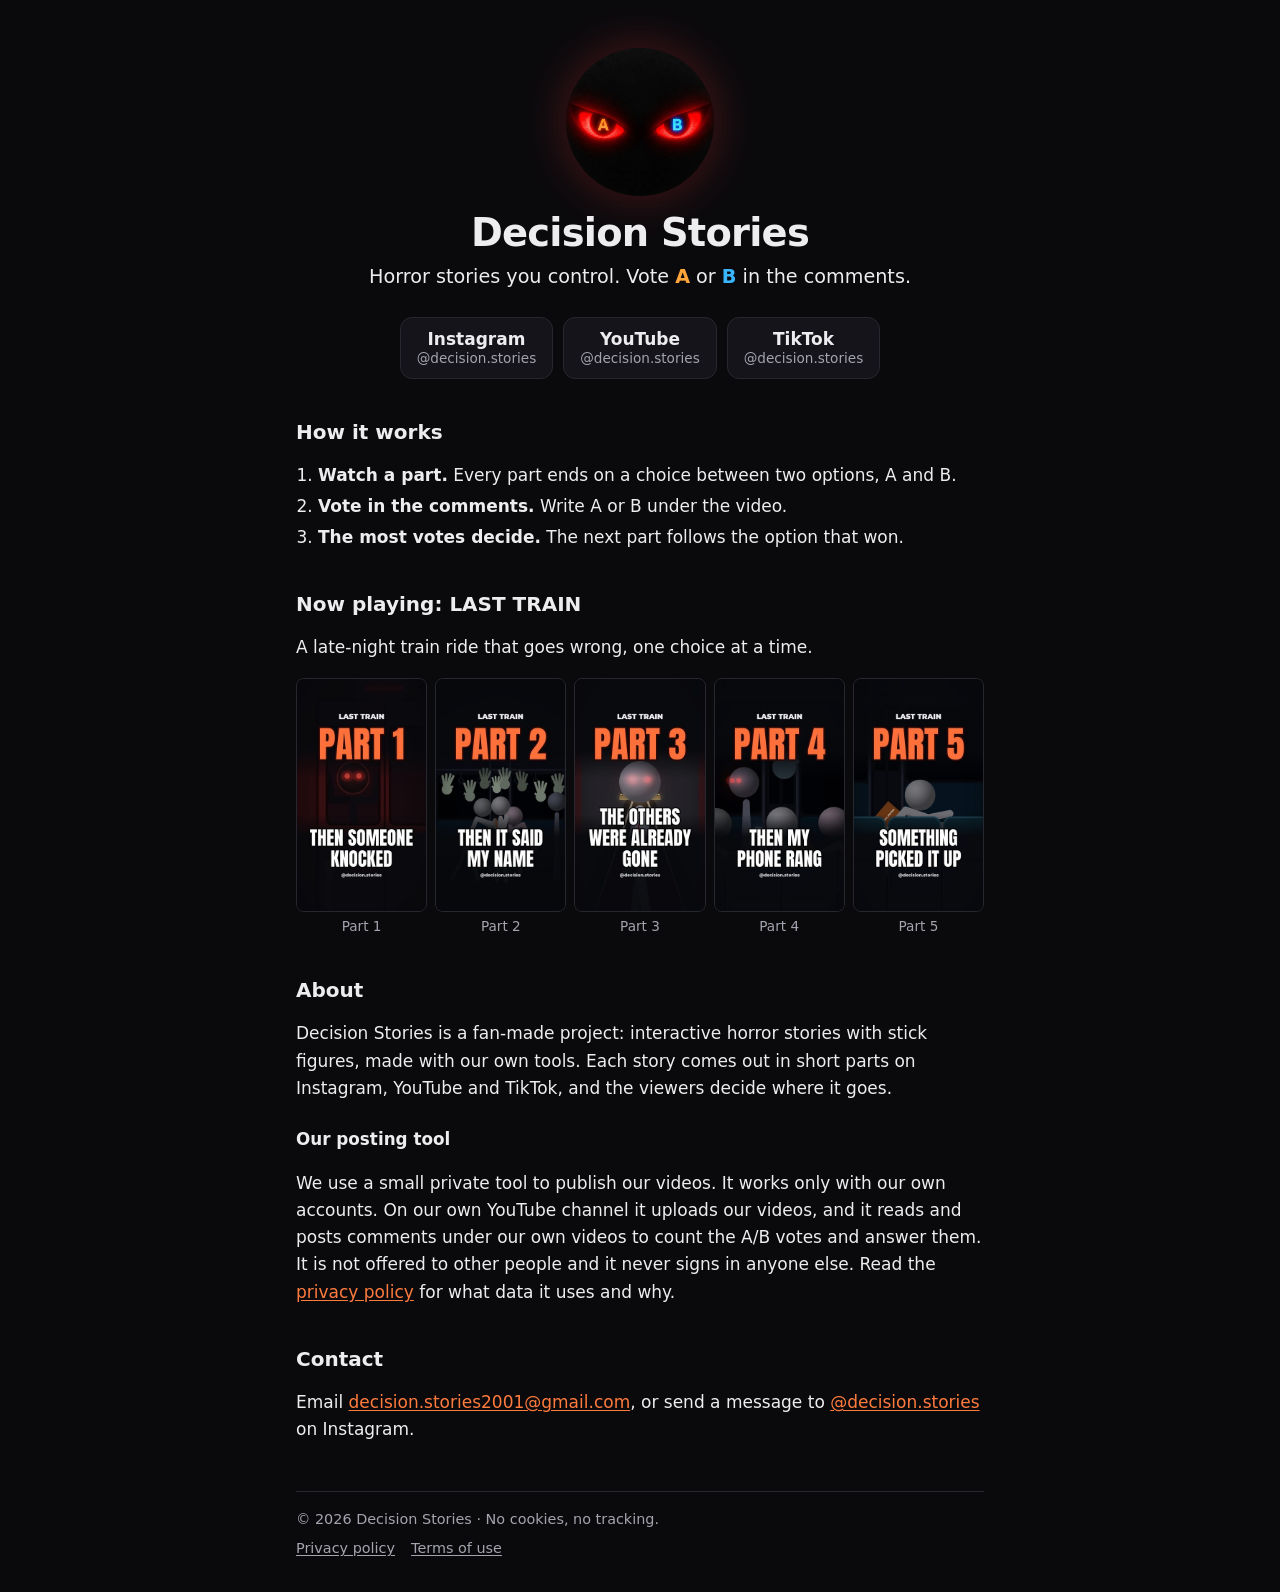
<file: index.html>
<!doctype html>
<html lang="en">
<head>
<meta charset="utf-8">
<meta name="viewport" content="width=device-width, initial-scale=1">
<meta http-equiv="Content-Security-Policy" content="default-src 'none'; img-src 'self'; style-src 'self'; base-uri 'none'; form-action 'none'">
<title>Decision Stories — horror stories you control</title>
<meta name="description" content="Decision Stories: interactive horror stories with stick figures. Vote A or B in the comments, and the next part follows the vote.">
<meta name="color-scheme" content="dark">
<meta name="theme-color" content="#0a0a0d">
<link rel="canonical" href="https://decision-stories-bot.github.io/Decision-Stories/">
<link rel="icon" href="favicon.ico" sizes="any">
<link rel="icon" type="image/png" sizes="32x32" href="img/icon-32.png">
<link rel="icon" type="image/png" sizes="192x192" href="img/icon-192.png">
<link rel="apple-touch-icon" href="apple-touch-icon.png">
<link rel="stylesheet" href="style.css">
<meta property="og:type" content="website">
<meta property="og:site_name" content="Decision Stories">
<meta property="og:title" content="Decision Stories — horror stories you control">
<meta property="og:description" content="Vote A or B in the comments. The most votes decide what happens next.">
<meta property="og:url" content="https://decision-stories-bot.github.io/Decision-Stories/">
<meta property="og:image" content="https://decision-stories-bot.github.io/Decision-Stories/img/logo-512.jpg">
<meta name="twitter:card" content="summary">
</head>
<body>
<main>
  <header class="hero">
    <img class="logo" src="img/logo-512.jpg" width="148" height="148" alt="Decision Stories logo: two glowing red eyes with the letters A and B">
    <h1>Decision Stories</h1>
    <p class="lead">Horror stories you control. Vote <b class="a">A</b> or <b class="b">B</b> in the comments.</p>
    <nav class="follow" aria-label="Decision Stories on social media">
      <a class="btn" href="https://www.instagram.com/decision.stories/" rel="me noopener">Instagram <span>@decision.stories</span></a>
      <a class="btn" href="https://www.youtube.com/@decision.stories" rel="me noopener">YouTube <span>@decision.stories</span></a>
      <a class="btn" href="https://www.tiktok.com/@decision.stories" rel="me noopener">TikTok <span>@decision.stories</span></a>
    </nav>
  </header>

  <section aria-labelledby="how">
    <h2 id="how">How it works</h2>
    <ol>
      <li><strong>Watch a part.</strong> Every part ends on a choice between two options, A and B.</li>
      <li><strong>Vote in the comments.</strong> Write A or B under the video.</li>
      <li><strong>The most votes decide.</strong> The next part follows the option that won.</li>
    </ol>
  </section>

  <section aria-labelledby="now">
    <h2 id="now">Now playing: LAST TRAIN</h2>
    <p>A late-night train ride that goes wrong, one choice at a time.</p>
    <ul class="covers">
      <li><a href="covers/part1.jpg"><img src="img/last-train/part1.jpg" width="360" height="640" alt="LAST TRAIN, Part 1 cover" loading="lazy">Part 1</a></li>
      <li><a href="covers/part2.jpg"><img src="img/last-train/part2.jpg" width="360" height="640" alt="LAST TRAIN, Part 2 cover" loading="lazy">Part 2</a></li>
      <li><a href="covers/part3.jpg"><img src="img/last-train/part3.jpg" width="360" height="640" alt="LAST TRAIN, Part 3 cover" loading="lazy">Part 3</a></li>
      <li><a href="covers/part4.jpg"><img src="img/last-train/part4.jpg" width="360" height="640" alt="LAST TRAIN, Part 4 cover" loading="lazy">Part 4</a></li>
      <li><a href="covers/part5.jpg"><img src="img/last-train/part5.jpg" width="360" height="640" alt="LAST TRAIN, Part 5 cover" loading="lazy">Part 5</a></li>
    </ul>
  </section>

  <section aria-labelledby="about">
    <h2 id="about">About</h2>
    <p>Decision Stories is a fan-made project: interactive horror stories with stick figures, made with our own tools.
       Each story comes out in short parts on Instagram, YouTube and TikTok, and the viewers decide where it goes.</p>
    <h3>Our posting tool</h3>
    <p>We use a small private tool to publish our videos. It works only with our own accounts. On our own YouTube channel it
       uploads our videos, and it reads and posts comments under our own videos to count the A/B votes and answer them.
       It is not offered to other people and it never signs in anyone else.
       Read the <a href="privacy.html">privacy policy</a> for what data it uses and why.</p>
  </section>

  <section aria-labelledby="contact">
    <h2 id="contact">Contact</h2>
    <p>Email <a href="mailto:decision.stories2001@gmail.com">decision.stories2001@gmail.com</a>, or send a message to
       <a href="https://www.instagram.com/decision.stories/">@decision.stories</a> on Instagram.</p>
  </section>

  <footer>
    <div>© 2026 Decision Stories · No cookies, no tracking.</div>
    <nav aria-label="Legal">
      <a href="privacy.html">Privacy policy</a>
      <a href="terms.html">Terms of use</a>
    </nav>
  </footer>
</main>
</body>
</html>
</file>
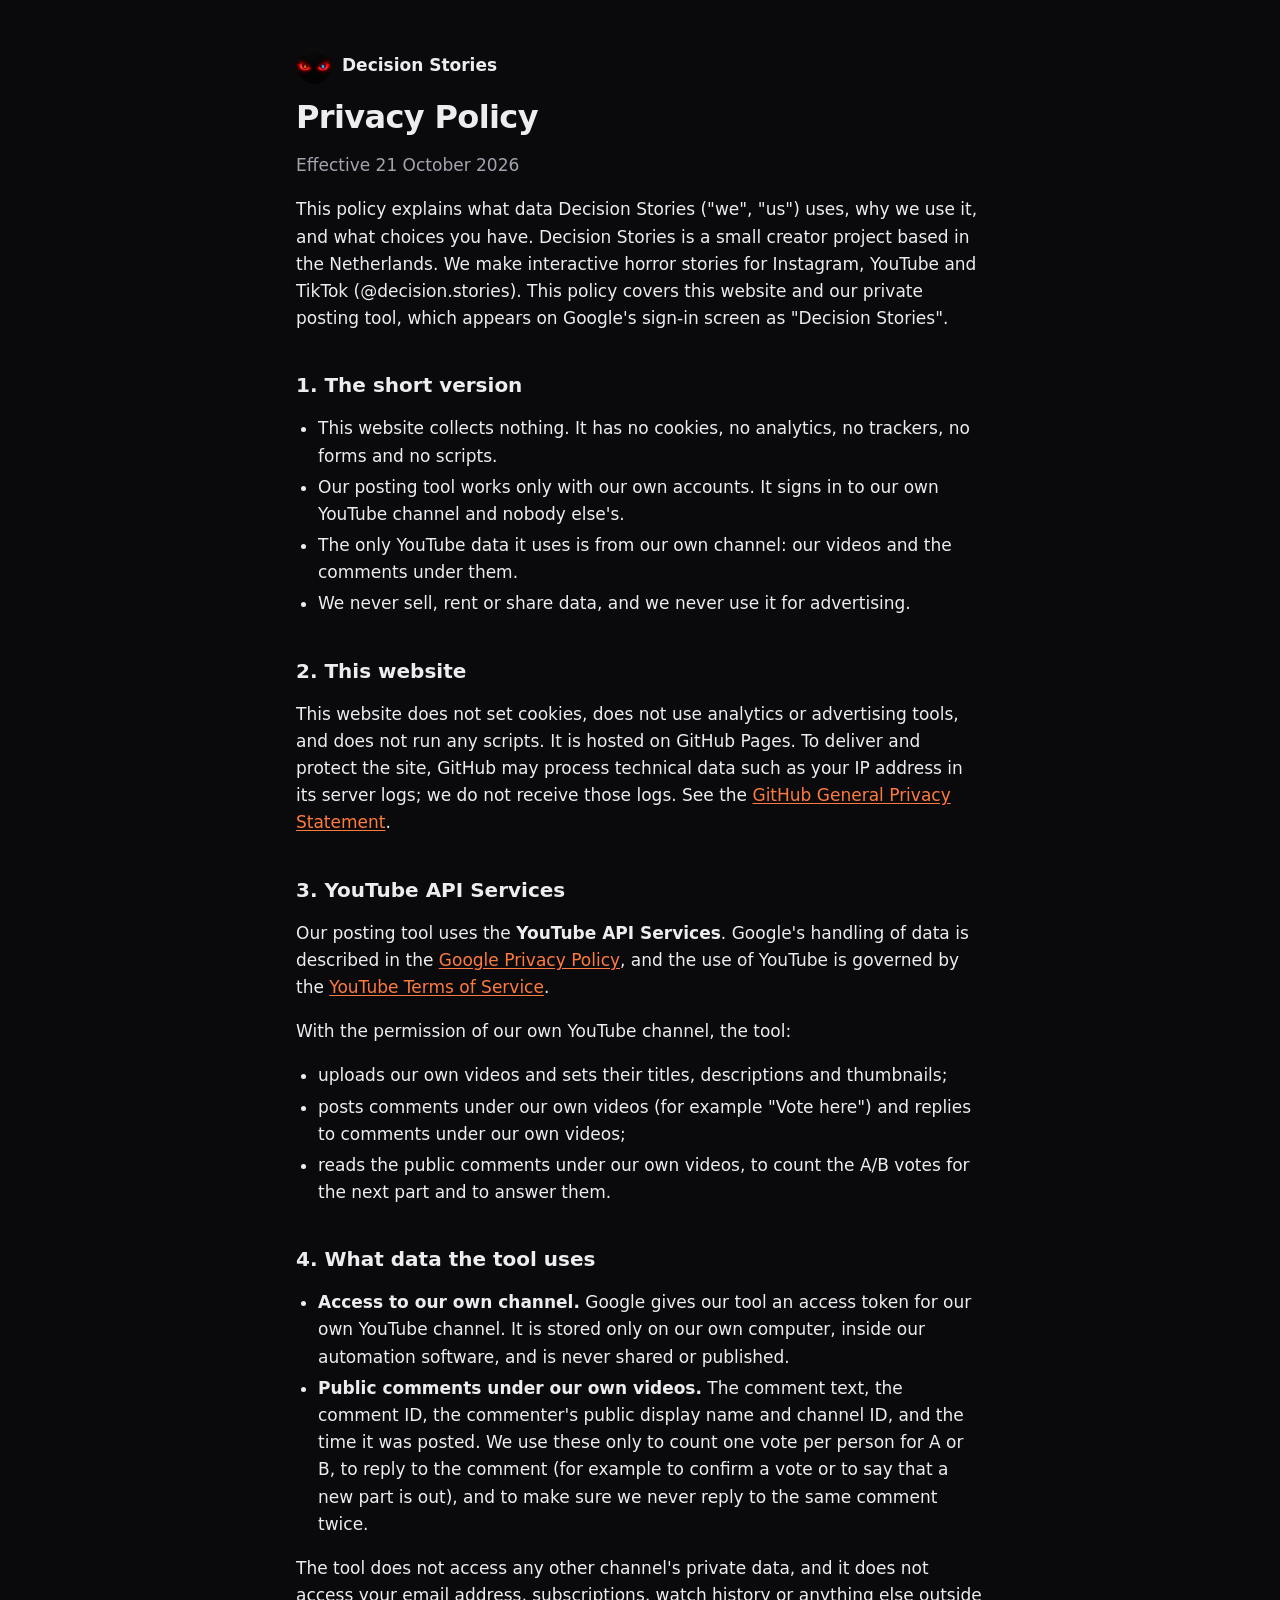
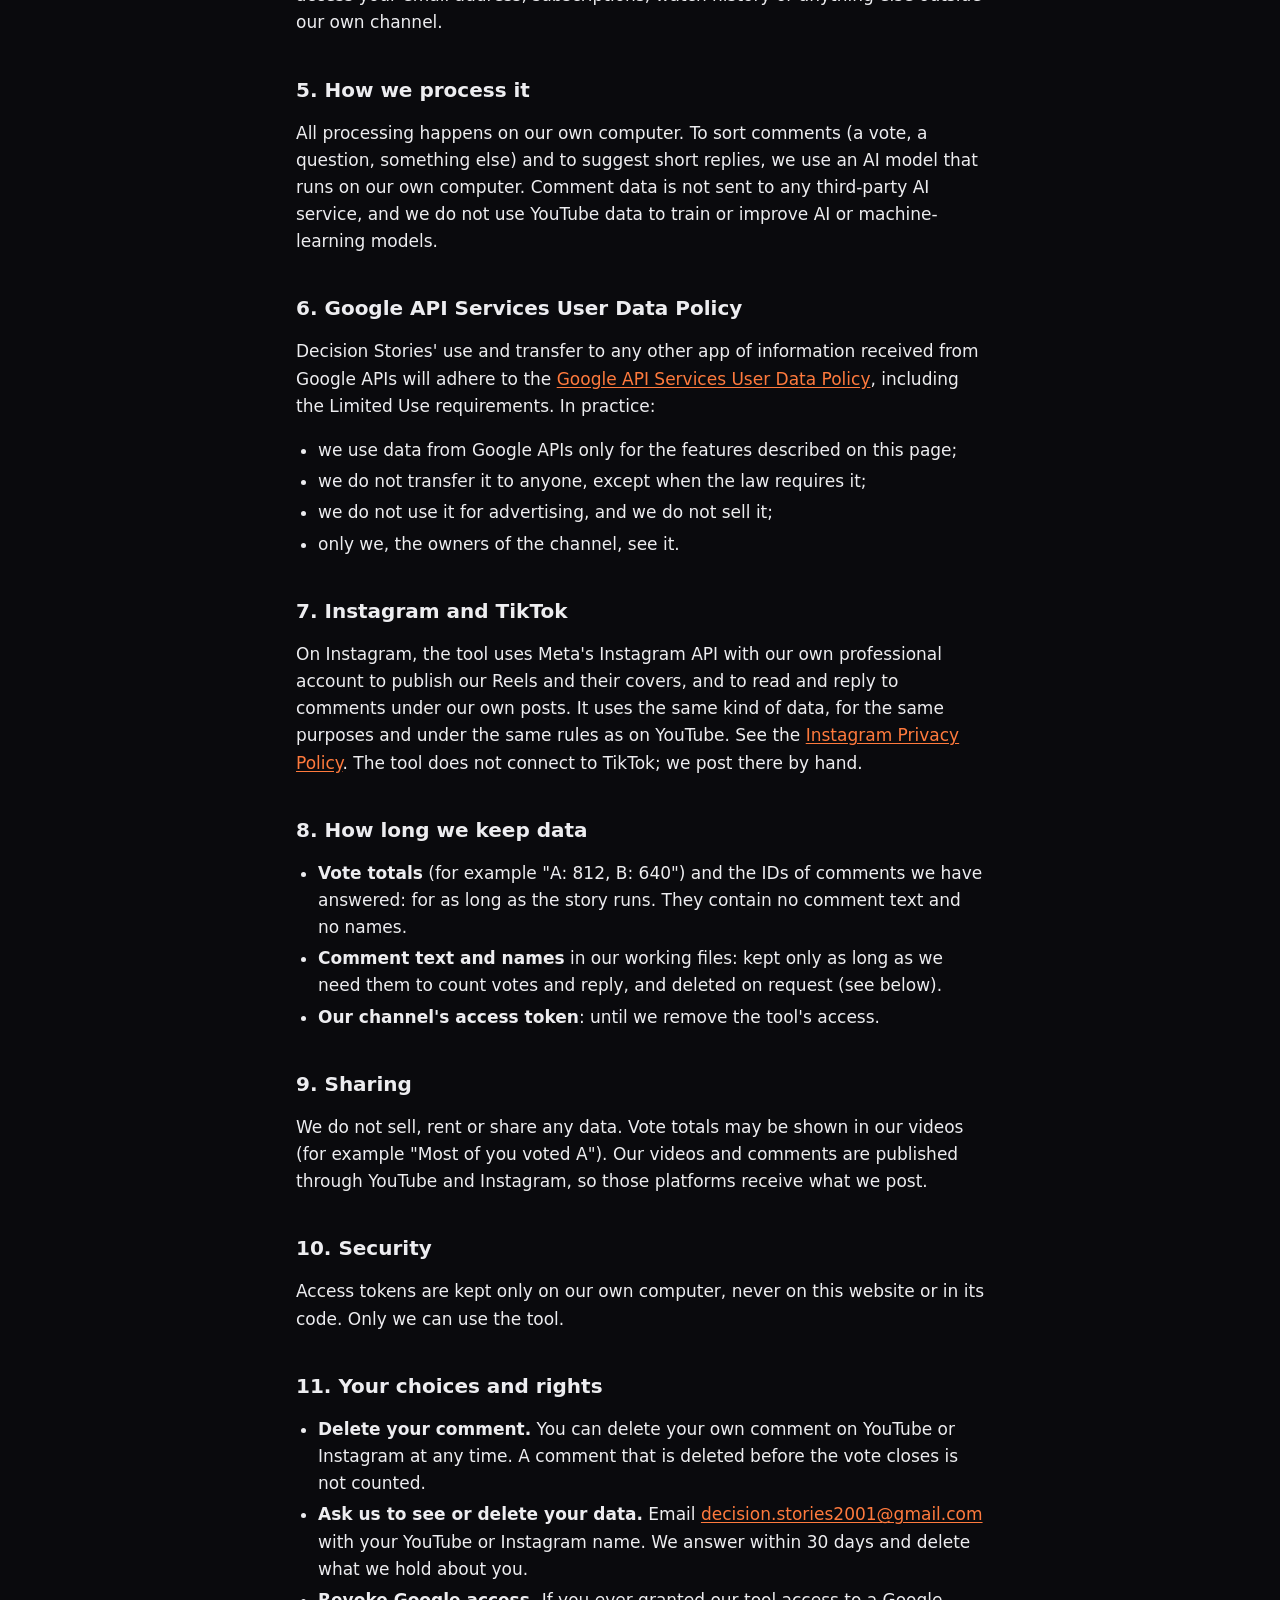
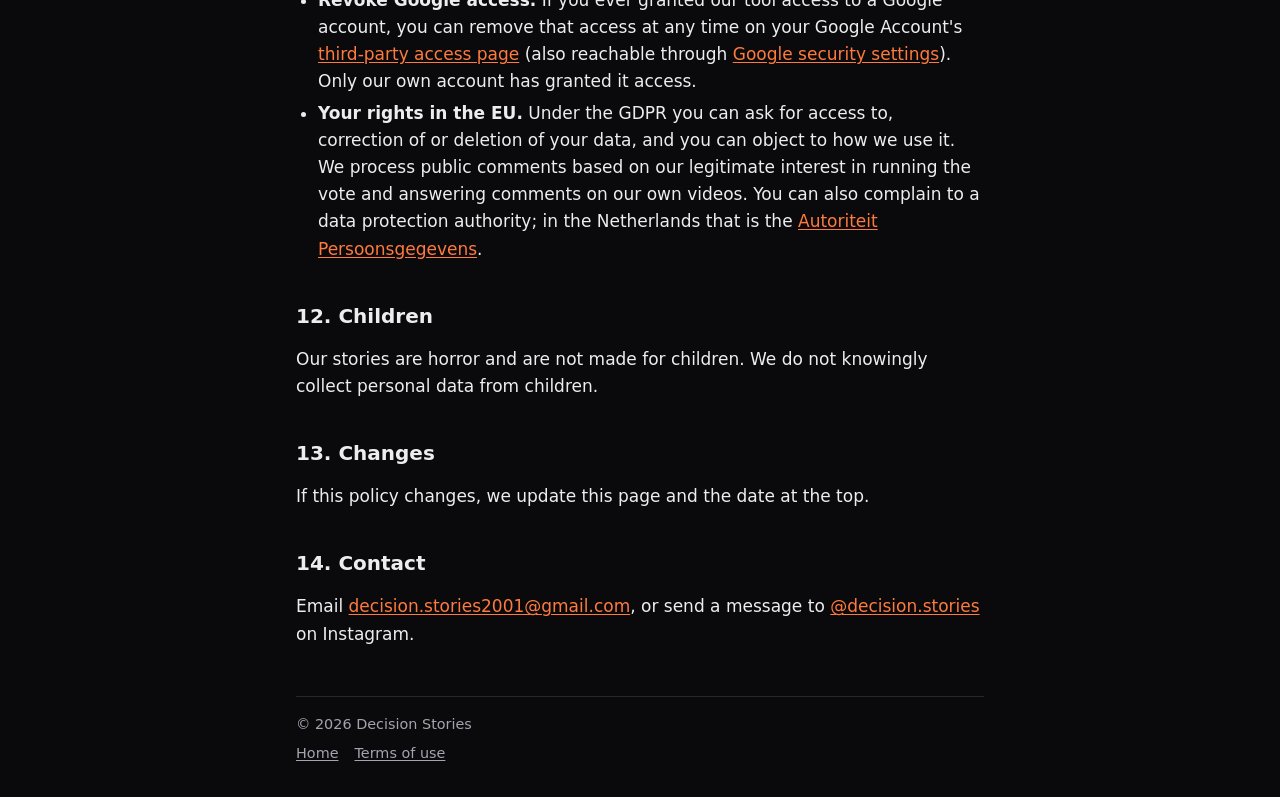
<file: privacy.html>
<!doctype html>
<html lang="en">
<head>
<meta charset="utf-8">
<meta name="viewport" content="width=device-width, initial-scale=1">
<meta http-equiv="Content-Security-Policy" content="default-src 'none'; img-src 'self'; style-src 'self'; base-uri 'none'; form-action 'none'">
<title>Privacy Policy · Decision Stories</title>
<meta name="description" content="Privacy policy of Decision Stories, its website and its private posting tool that uses the YouTube API Services.">
<meta name="color-scheme" content="dark">
<meta name="theme-color" content="#0a0a0d">
<link rel="canonical" href="https://decision-stories-bot.github.io/Decision-Stories/privacy.html">
<link rel="icon" href="favicon.ico" sizes="any">
<link rel="icon" type="image/png" sizes="32x32" href="img/icon-32.png">
<link rel="apple-touch-icon" href="apple-touch-icon.png">
<link rel="stylesheet" href="style.css">
</head>
<body>
<main class="doc">
  <a class="top" href="index.html"><img src="img/icon-192.png" width="36" height="36" alt="">Decision Stories</a>

  <h1>Privacy Policy</h1>
  <p class="dim">Effective 21 October 2026</p>

  <p>This policy explains what data Decision Stories ("we", "us") uses, why we use it, and what choices you have.
     Decision Stories is a small creator project based in the Netherlands. We make interactive horror stories for
     Instagram, YouTube and TikTok (@decision.stories). This policy covers this website and our private posting tool,
     which appears on Google's sign-in screen as "Decision Stories".</p>

  <h2 id="short">1. The short version</h2>
  <ul>
    <li>This website collects nothing. It has no cookies, no analytics, no trackers, no forms and no scripts.</li>
    <li>Our posting tool works only with our own accounts. It signs in to our own YouTube channel and nobody else's.</li>
    <li>The only YouTube data it uses is from our own channel: our videos and the comments under them.</li>
    <li>We never sell, rent or share data, and we never use it for advertising.</li>
  </ul>

  <h2 id="website">2. This website</h2>
  <p>This website does not set cookies, does not use analytics or advertising tools, and does not run any scripts.
     It is hosted on GitHub Pages. To deliver and protect the site, GitHub may process technical data such as your
     IP address in its server logs; we do not receive those logs. See the
     <a href="https://docs.github.com/en/site-policy/privacy-policies/github-general-privacy-statement">GitHub General Privacy Statement</a>.</p>

  <h2 id="youtube">3. YouTube API Services</h2>
  <p>Our posting tool uses the <strong>YouTube API Services</strong>. Google's handling of data is described in the
     <a href="https://policies.google.com/privacy">Google Privacy Policy</a>, and the use of YouTube is governed by the
     <a href="https://www.youtube.com/t/terms">YouTube Terms of Service</a>.</p>
  <p>With the permission of our own YouTube channel, the tool:</p>
  <ul>
    <li>uploads our own videos and sets their titles, descriptions and thumbnails;</li>
    <li>posts comments under our own videos (for example "Vote here") and replies to comments under our own videos;</li>
    <li>reads the public comments under our own videos, to count the A/B votes for the next part and to answer them.</li>
  </ul>

  <h2 id="data">4. What data the tool uses</h2>
  <ul>
    <li><strong>Access to our own channel.</strong> Google gives our tool an access token for our own YouTube channel.
        It is stored only on our own computer, inside our automation software, and is never shared or published.</li>
    <li><strong>Public comments under our own videos.</strong> The comment text, the comment ID, the commenter's public
        display name and channel ID, and the time it was posted. We use these only to count one vote per person for
        A or B, to reply to the comment (for example to confirm a vote or to say that a new part is out), and to make
        sure we never reply to the same comment twice.</li>
  </ul>
  <p>The tool does not access any other channel's private data, and it does not access your email address,
     subscriptions, watch history or anything else outside our own channel.</p>

  <h2 id="processing">5. How we process it</h2>
  <p>All processing happens on our own computer. To sort comments (a vote, a question, something else) and to suggest
     short replies, we use an AI model that runs on our own computer. Comment data is not sent to any third-party AI
     service, and we do not use YouTube data to train or improve AI or machine-learning models.</p>

  <h2 id="limited-use">6. Google API Services User Data Policy</h2>
  <p>Decision Stories' use and transfer to any other app of information received from Google APIs will adhere to the
     <a href="https://developers.google.com/terms/api-services-user-data-policy">Google API Services User Data Policy</a>,
     including the Limited Use requirements. In practice:</p>
  <ul>
    <li>we use data from Google APIs only for the features described on this page;</li>
    <li>we do not transfer it to anyone, except when the law requires it;</li>
    <li>we do not use it for advertising, and we do not sell it;</li>
    <li>only we, the owners of the channel, see it.</li>
  </ul>

  <h2 id="instagram">7. Instagram and TikTok</h2>
  <p>On Instagram, the tool uses Meta's Instagram API with our own professional account to publish our Reels and their
     covers, and to read and reply to comments under our own posts. It uses the same kind of data, for the same purposes
     and under the same rules as on YouTube. See the
     <a href="https://privacycenter.instagram.com/policy">Instagram Privacy Policy</a>.
     The tool does not connect to TikTok; we post there by hand.</p>

  <h2 id="retention">8. How long we keep data</h2>
  <ul>
    <li><strong>Vote totals</strong> (for example "A: 812, B: 640") and the IDs of comments we have answered: for as long as
        the story runs. They contain no comment text and no names.</li>
    <li><strong>Comment text and names</strong> in our working files: kept only as long as we need them to count votes and reply, and deleted on request (see below).</li>
    <li><strong>Our channel's access token</strong>: until we remove the tool's access.</li>
  </ul>

  <h2 id="sharing">9. Sharing</h2>
  <p>We do not sell, rent or share any data. Vote totals may be shown in our videos (for example "Most of you voted A").
     Our videos and comments are published through YouTube and Instagram, so those platforms receive what we post.</p>

  <h2 id="security">10. Security</h2>
  <p>Access tokens are kept only on our own computer, never on this website or in its code. Only we can use the tool.</p>

  <h2 id="choices">11. Your choices and rights</h2>
  <ul>
    <li><strong>Delete your comment.</strong> You can delete your own comment on YouTube or Instagram at any time.
        A comment that is deleted before the vote closes is not counted.</li>
    <li id="data-deletion"><strong>Ask us to see or delete your data.</strong> Email
        <a href="mailto:decision.stories2001@gmail.com">decision.stories2001@gmail.com</a> with your YouTube or Instagram name. We answer within 30 days
        and delete what we hold about you.</li>
    <li><strong>Revoke Google access.</strong> If you ever granted our tool access to a Google account, you can remove
        that access at any time on your Google Account's
        <a href="https://myaccount.google.com/permissions">third-party access page</a> (also reachable through
        <a href="https://security.google.com/settings/security/permissions">Google security settings</a>).
        Only our own account has granted it access.</li>
    <li><strong>Your rights in the EU.</strong> Under the GDPR you can ask for access to, correction of or deletion of
        your data, and you can object to how we use it. We process public comments based on our legitimate interest in
        running the vote and answering comments on our own videos. You can also complain to a data protection authority;
        in the Netherlands that is the <a href="https://autoriteitpersoonsgegevens.nl">Autoriteit Persoonsgegevens</a>.</li>
  </ul>

  <h2 id="children">12. Children</h2>
  <p>Our stories are horror and are not made for children. We do not knowingly collect personal data from children.</p>

  <h2 id="changes">13. Changes</h2>
  <p>If this policy changes, we update this page and the date at the top.</p>

  <h2 id="contact">14. Contact</h2>
  <p>Email <a href="mailto:decision.stories2001@gmail.com">decision.stories2001@gmail.com</a>, or send a message to
     <a href="https://www.instagram.com/decision.stories/">@decision.stories</a> on Instagram.</p>

  <footer>
    <div>© 2026 Decision Stories</div>
    <nav aria-label="Site">
      <a href="index.html">Home</a>
      <a href="terms.html">Terms of use</a>
    </nav>
  </footer>
</main>
</body>
</html>
</file>
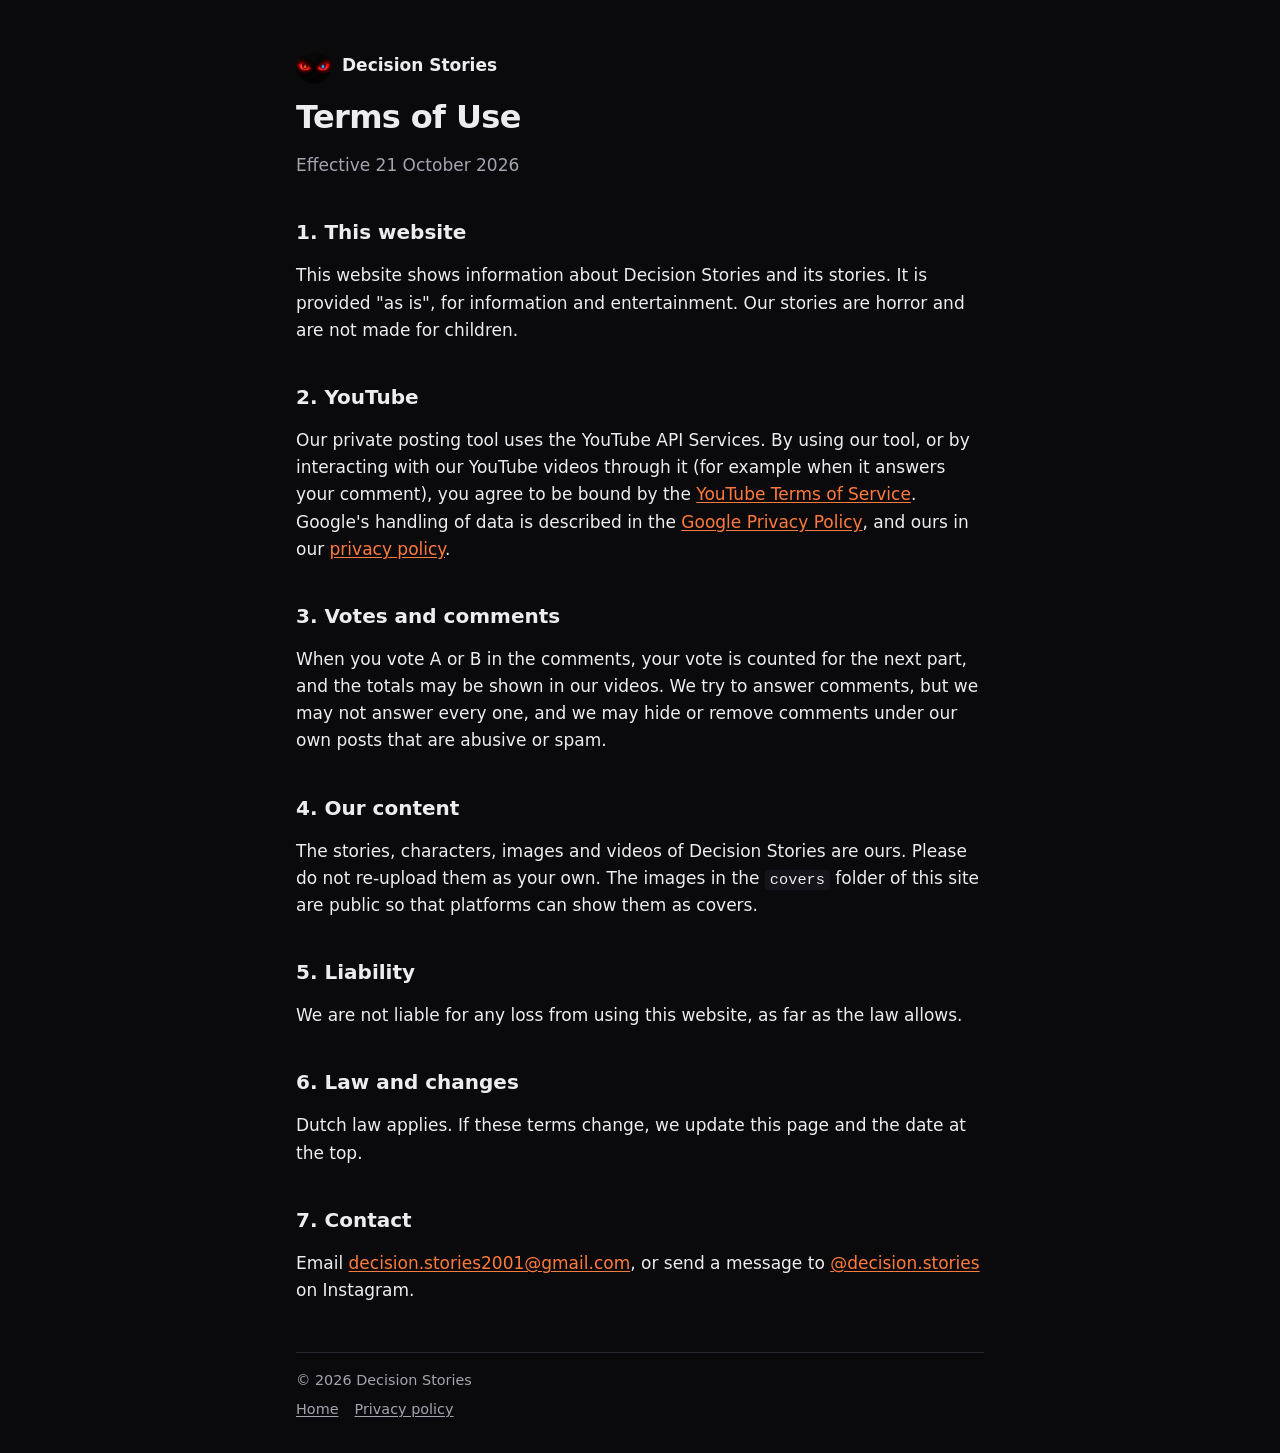
<file: terms.html>
<!doctype html>
<html lang="en">
<head>
<meta charset="utf-8">
<meta name="viewport" content="width=device-width, initial-scale=1">
<meta http-equiv="Content-Security-Policy" content="default-src 'none'; img-src 'self'; style-src 'self'; base-uri 'none'; form-action 'none'">
<title>Terms of Use · Decision Stories</title>
<meta name="description" content="Terms of use of the Decision Stories website and its private posting tool.">
<meta name="color-scheme" content="dark">
<meta name="theme-color" content="#0a0a0d">
<link rel="canonical" href="https://decision-stories-bot.github.io/Decision-Stories/terms.html">
<link rel="icon" href="favicon.ico" sizes="any">
<link rel="icon" type="image/png" sizes="32x32" href="img/icon-32.png">
<link rel="apple-touch-icon" href="apple-touch-icon.png">
<link rel="stylesheet" href="style.css">
</head>
<body>
<main class="doc">
  <a class="top" href="index.html"><img src="img/icon-192.png" width="36" height="36" alt="">Decision Stories</a>

  <h1>Terms of Use</h1>
  <p class="dim">Effective 21 October 2026</p>

  <h2 id="site">1. This website</h2>
  <p>This website shows information about Decision Stories and its stories. It is provided "as is", for information
     and entertainment. Our stories are horror and are not made for children.</p>

  <h2 id="youtube">2. YouTube</h2>
  <p>Our private posting tool uses the YouTube API Services. By using our tool, or by interacting with our YouTube
     videos through it (for example when it answers your comment), you agree to be bound by the
     <a href="https://www.youtube.com/t/terms">YouTube Terms of Service</a>. Google's handling of data is described in the
     <a href="https://policies.google.com/privacy">Google Privacy Policy</a>, and ours in our
     <a href="privacy.html">privacy policy</a>.</p>

  <h2 id="votes">3. Votes and comments</h2>
  <p>When you vote A or B in the comments, your vote is counted for the next part, and the totals may be shown in our
     videos. We try to answer comments, but we may not answer every one, and we may hide or remove comments under our
     own posts that are abusive or spam.</p>

  <h2 id="content">4. Our content</h2>
  <p>The stories, characters, images and videos of Decision Stories are ours. Please do not re-upload them as your own.
     The images in the <code>covers</code> folder of this site are public so that platforms can show them as covers.</p>

  <h2 id="liability">5. Liability</h2>
  <p>We are not liable for any loss from using this website, as far as the law allows.</p>

  <h2 id="law">6. Law and changes</h2>
  <p>Dutch law applies. If these terms change, we update this page and the date at the top.</p>

  <h2 id="contact">7. Contact</h2>
  <p>Email <a href="mailto:decision.stories2001@gmail.com">decision.stories2001@gmail.com</a>, or send a message to
     <a href="https://www.instagram.com/decision.stories/">@decision.stories</a> on Instagram.</p>

  <footer>
    <div>© 2026 Decision Stories</div>
    <nav aria-label="Site">
      <a href="index.html">Home</a>
      <a href="privacy.html">Privacy policy</a>
    </nav>
  </footer>
</main>
</body>
</html>
</file>
<file: style.css>
/* Decision Stories site: one shared stylesheet, no web fonts, no external files. */
:root {
  --bg: #0a0a0d;
  --panel: #14141a;
  --fg: #ededf0;
  --dim: #a3a4ae;
  --line: #272730;
  --accent: #ff7a3d;
  --accent-hi: #ffa06f;
  --red: #ff3b3b;
  --a: #ffa53a;
  --b: #3ab6ff;
}
* { box-sizing: border-box; }
html { -webkit-text-size-adjust: 100%; background: var(--bg); }
body {
  margin: 0;
  background: var(--bg);
  color: var(--fg);
  font: 17px/1.6 system-ui, -apple-system, "Segoe UI", Roboto, "Helvetica Neue", Arial, sans-serif;
}
main { max-width: 720px; margin: 0 auto; padding: 48px 16px 32px; }
a { color: var(--accent); text-underline-offset: 2px; }
a:hover { color: var(--accent-hi); }
a:focus-visible { outline: 2px solid var(--b); outline-offset: 2px; border-radius: 4px; }
h1 { font-size: 2.4rem; line-height: 1.1; margin: 16px 0 8px; letter-spacing: -0.02em; }
h2 { font-size: 1.25rem; line-height: 1.3; margin: 40px 0 10px; }
h3 { font-size: 1.05rem; margin: 24px 0 6px; }
ul, ol { padding-left: 22px; }
li { margin: 4px 0; }
.dim { color: var(--dim); }
.small { font-size: 0.9rem; }

/* Home page */
.hero { text-align: center; }
.logo {
  display: block; margin: 0 auto; width: 148px; height: 148px; border-radius: 50%;
  box-shadow: 0 0 48px rgba(255, 59, 59, 0.28);
}
.lead { font-size: 1.2rem; margin: 0 auto 24px; }
.lead .a { color: var(--a); }
.lead .b { color: var(--b); }
.follow { display: flex; flex-wrap: wrap; gap: 10px; justify-content: center; }
.btn {
  display: inline-flex; flex-direction: column; align-items: center; min-width: 150px;
  padding: 10px 16px; border: 1px solid var(--line); border-radius: 12px; background: var(--panel);
  color: var(--fg); text-decoration: none; font-weight: 600; line-height: 1.3;
}
.btn span { font-weight: 400; font-size: 0.85rem; color: var(--dim); }
.btn:hover { border-color: var(--accent); color: var(--fg); }
.covers {
  list-style: none; padding: 0; margin: 16px 0 0;
  display: grid; grid-template-columns: repeat(5, 1fr); gap: 8px;
}
.covers li { margin: 0; }
.covers a { display: block; color: var(--dim); text-decoration: none; font-size: 0.85rem; text-align: center; }
.covers img {
  display: block; width: 100%; height: auto; aspect-ratio: 9 / 16; margin-bottom: 4px;
  border-radius: 8px; border: 1px solid var(--line); background: var(--panel);
}
.covers a:hover img { border-color: var(--accent); }
.card { background: var(--panel); border: 1px solid var(--line); border-radius: 12px; padding: 4px 18px; }

/* Policy pages */
.doc h1 { font-size: 2rem; }
.top { display: flex; align-items: center; gap: 10px; text-decoration: none; color: var(--fg); font-weight: 600; }
.top img { width: 36px; height: 36px; border-radius: 50%; }
.top:hover { color: var(--accent-hi); }

footer { border-top: 1px solid var(--line); margin-top: 48px; padding-top: 16px; font-size: 0.9rem; color: var(--dim); }
footer nav { display: flex; flex-wrap: wrap; gap: 6px 16px; margin-top: 6px; }
footer a { color: var(--dim); }
footer a:hover { color: var(--fg); }

@media (max-width: 560px) {
  main { padding-top: 32px; }
  h1 { font-size: 2rem; }
  .doc h1 { font-size: 1.7rem; }
  .covers { grid-template-columns: repeat(3, 1fr); }
  .btn { min-width: 0; flex: 1 1 100%; }
}
code { font: 0.9em ui-monospace, Consolas, "Courier New", monospace; background: var(--panel); padding: 1px 5px; border-radius: 4px; }
</file>
